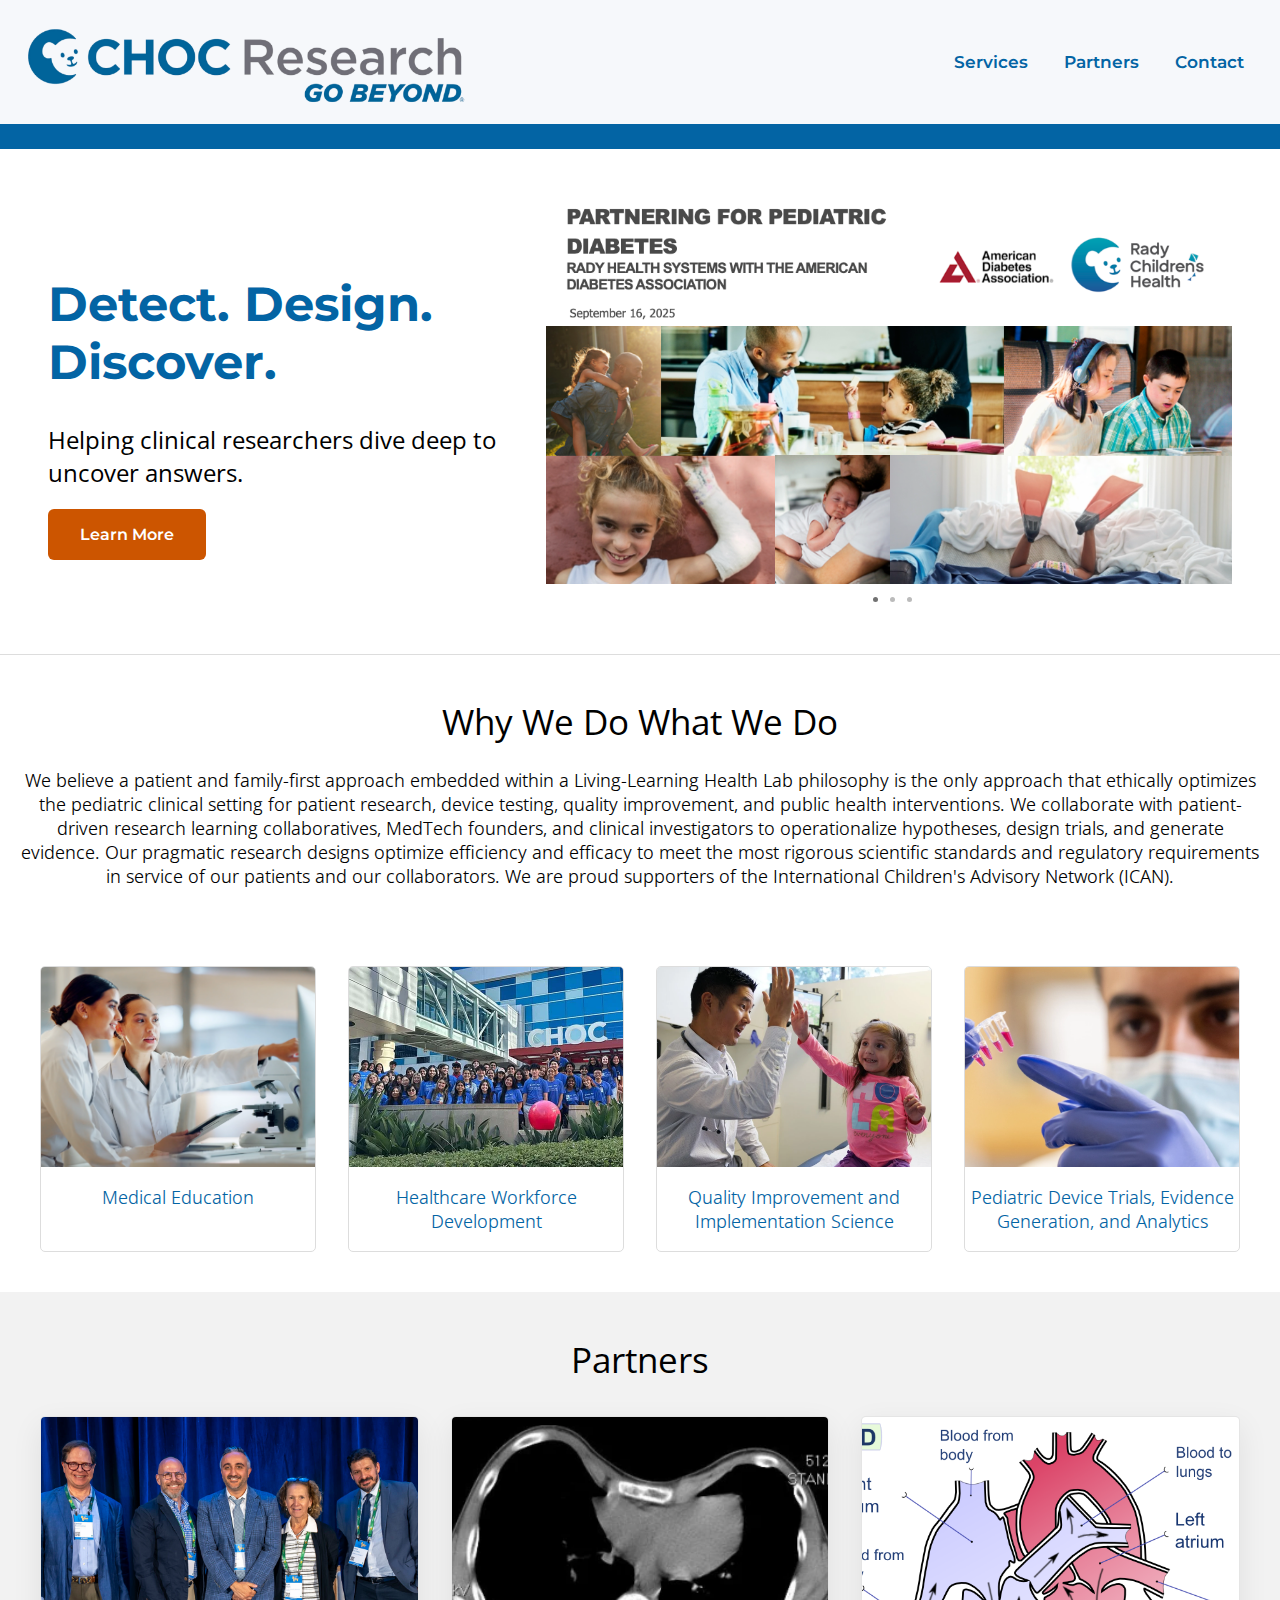
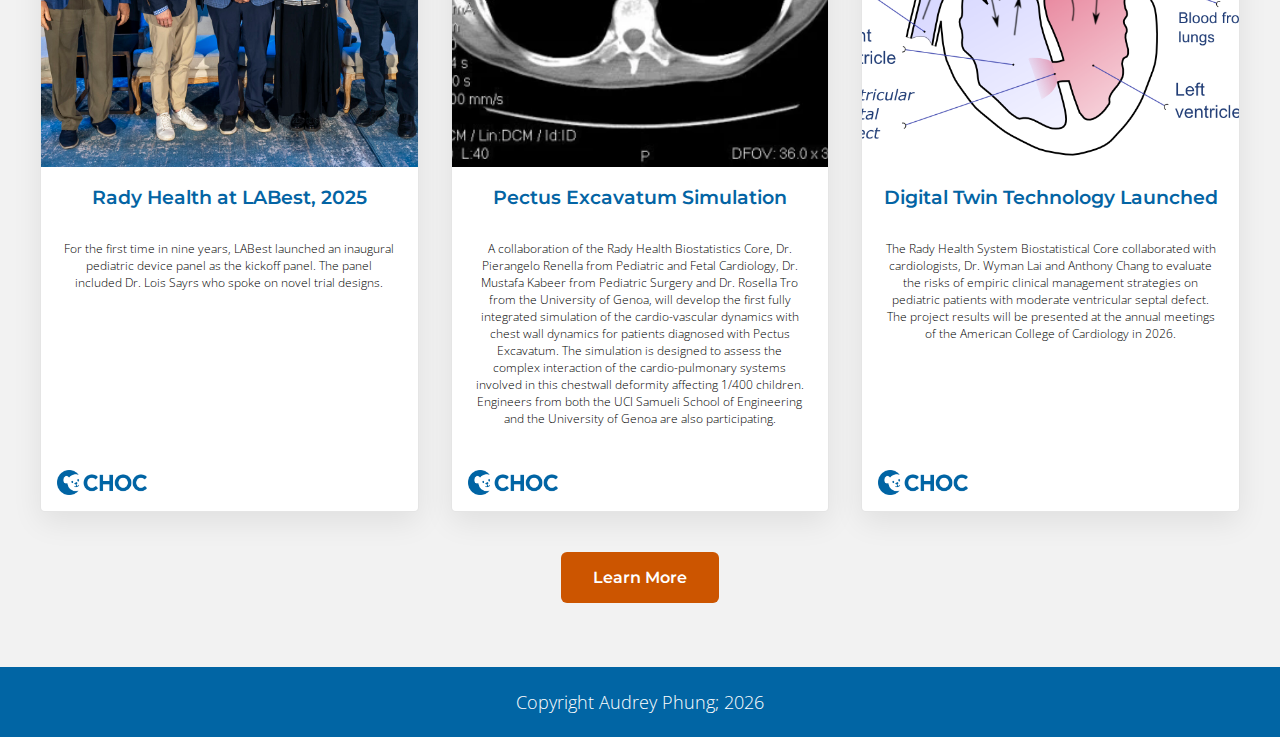
<file: index.html>
<!DOCTYPE html>
<html lang="en">

<head>
  <meta charset="utf-8">
  <meta name="viewport" content="width=device-width, initial-scale=1.0"/>
  <link rel="preconnect" href="https://fonts.googleapis.com">
  <link rel="preconnect" href="https://fonts.gstatic.com" crossorigin>
  <link href="https://fonts.googleapis.com/css2?family=Montserrat:ital,wght@0,100..900;1,100..900&family=Open+Sans:ital,wght@0,300..800;1,300..800&display=swap" rel="stylesheet">
  <link rel="stylesheet" href="style.css">
  <link rel="icon" type="image/x-icon" href="assets/favicon.png">
</head>

<body>
    <header class="topnav">
        <div class="nav-left">
            <img src="assets/CHOC-logo.png" alt="CHOC research logo" class="logo"/>
        </div>
        <nav class="nav-right">
            <a href="services.html">Services</a>
            <a href="partners.html">Partners</a>
            <a href="contact.html">Contact</a>
        </nav>
    </header>

    <div class="hero">
        <div class="hero-content">
            <h1>Detect. Design. Discover.</h1>
            <h2>Helping clinical researchers dive deep to <br> uncover answers.</h2>
            <button onclick="window.location.href = 'services.html'" type="button" id="learn-more-button">Learn More</button>
        </div>
    
        <div class="hero-media">
            <div class="headerSlides fade">
                <img src="assets/slide1.png" style="height:80%;width:100%">
            </div>

            <div class="headerSlides fade">
                <img src="assets/slide2.png" style="height:80%; width:100%">
            </div>

            <div class="headerSlides fade">
                <img src="assets/slide3.png" style="height:80%;width:100%">
            </div>

            <div style="text-align:center">
                <span class="dot"></span>
                <span class="dot"></span>
                <span class="dot"></span>
            </div>
        </div>
    </div>

    <div class="programs-container">
        <div class="mission-statement">
            <h1>Why We Do What We Do</h1>
            <p>We believe a patient and family-first approach embedded within a Living-Learning 
                Health Lab philosophy is the only approach that ethically optimizes the pediatric 
                clinical setting for patient research, device testing, quality improvement, and 
                public health interventions. We collaborate with patient-driven research learning 
                collaboratives, MedTech founders, and clinical investigators to operationalize 
                hypotheses, design trials, and generate evidence. Our pragmatic research designs 
                optimize efficiency and efficacy to meet the most rigorous scientific standards 
                and regulatory requirements in service of our patients and our collaborators. We 
                are proud supporters of the International Children's Advisory Network (ICAN).
            </p>
        </div>

        <div class="programs-cards">
            
            <a href="medical-education.html">
                <div class="cards">
                    <img src="assets/medical-education.png" alt="Program 1 Image" class="lightbox">
                    <h3>Medical Education</h3>
                </div>
            </a>
            
            <a href="workforce-dev.html">
                <div class="cards">
                    <img src="assets/workforce.png" alt="Program 2 Image" class="lightbox">
                    <h3>Healthcare Workforce Development</h3>
                </div>
            </a>

            <a href="implementation.html">
                <div class="cards">
                    <img src="assets/implementation-science.png" alt="Program 3 Image" class="lightbox">
                    <h3>Quality Improvement and Implementation Science</h3>
                </div>
            </a>

            <a href="device-trials.html">
                <div class="cards">
                    <img src="assets/device-trials.png" alt="Program 4 Image" class="lightbox">
                    <h3>Pediatric Device Trials, Evidence Generation, and Analytics</h3>
                </div>
            </a>
        </div>
    </div>

    <div class="partners-container">
        <div class="partners-title">
            <h1>Partners</h1>
        </div>

        <div class="partners-cards">
            <div class="partners-card">
                <img src="assets/LABest.png" alt="Parter 1 Image">
                <h3>Rady Health at LABest, 2025</h3>
                <p>
                    For the first time in nine years, LABest launched an inaugural pediatric device 
                    panel as the kickoff panel. The panel included Dr. Lois Sayrs who spoke on novel 
                    trial designs.
                </p>
                <img src="assets/CHOC-logo2.png" alt="CHOC Logo" class="choc-logo">
                
            </div>

            <div class="partners-card">
                <img src="assets/pectus-simulation.png" alt="Parter 2 Image">
                <h3>Pectus Excavatum Simulation</h3>
                <p>
                    A collaboration of the Rady Health Biostatistics Core, Dr. Pierangelo Renella from 
                    Pediatric and Fetal Cardiology, Dr. Mustafa Kabeer from Pediatric Surgery and
                    Dr. Rosella Tro from the University of Genoa, will develop the first fully 
                    integrated simulation of the cardio-vascular dynamics with chest wall dynamics for 
                    patients diagnosed with Pectus Excavatum. The simulation is designed to assess the 
                    complex interaction of the cardio-pulmonary systems involved in this chestwall 
                    deformity affecting 1/400 children. Engineers from both the UCI Samueli School of 
                    Engineering and the University of Genoa are also participating.
                </p>
                <img src="assets/CHOC-logo2.png" alt="CHOC Logo" class="choc-logo">
            </div>

            <div class="partners-card">
                <img src="assets/digital-twin.png" alt="Parter 3 Image">
                <h3>Digital Twin Technology Launched</h3>
                <p>
                    The Rady Health System Biostatistical Core collaborated with cardiologists, 
                    Dr. Wyman Lai and Anthony Chang to evaluate the risks of empiric clinical management 
                    strategies on pediatric patients with moderate ventricular septal defect. The project
                    results will be presented at the annual meetings of the American College of Cardiology 
                    in 2026.
                </p>
                <img src="assets/CHOC-logo2.png" alt="CHOC Logo" class="choc-logo">
            </div>
        </div>

        <div class="button-container">
            <button onclick="window.location.href = 'partners.html'" type="button" id="learn-more-button">Learn More</button>
        </div>
    </div>
    <script src="script.js"></script>
</body>

<footer>
    <p>Copyright Audrey Phung; 2026</p>
</footer>

</html>
</file>
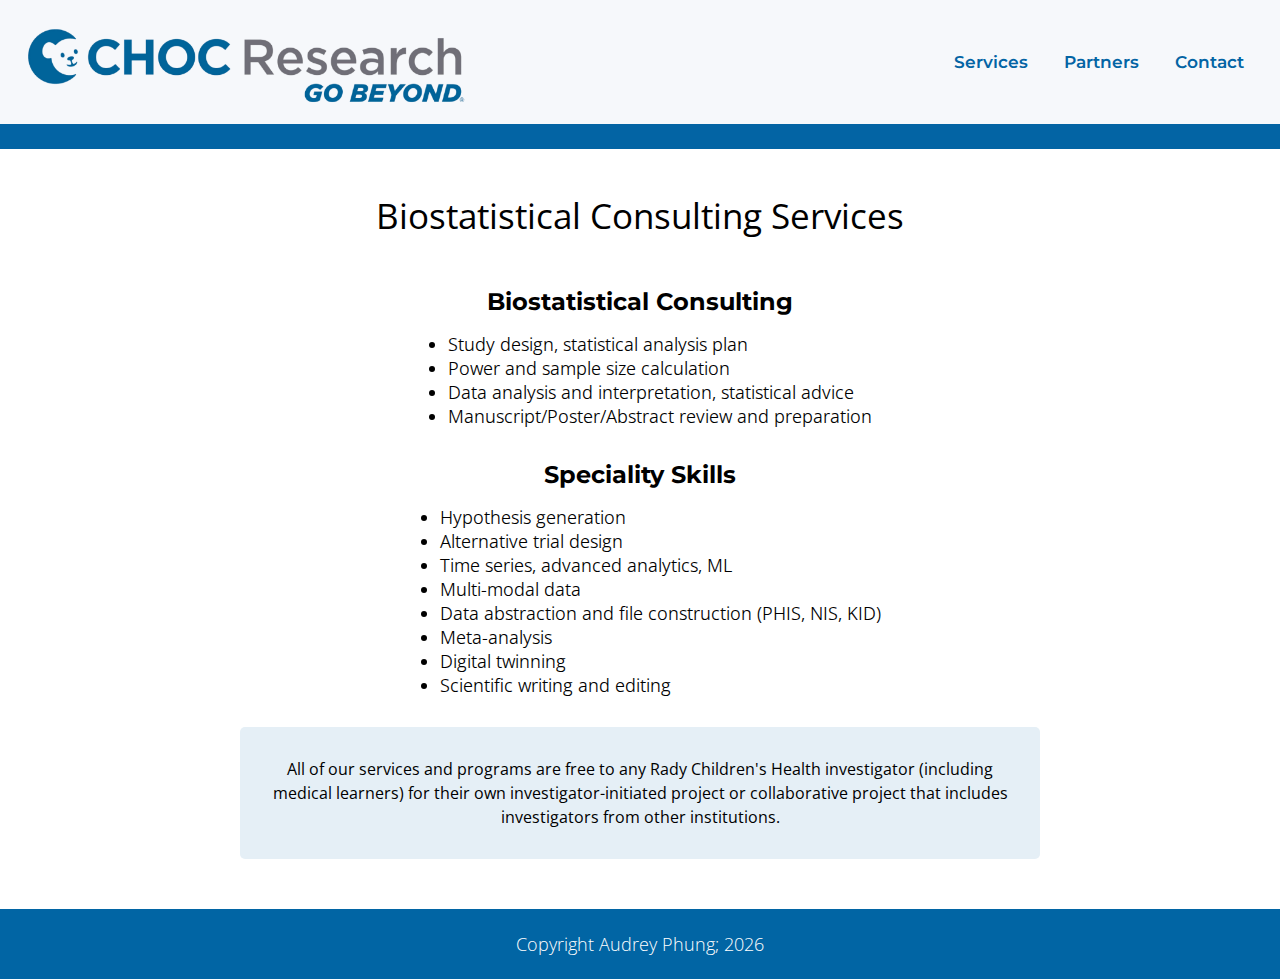
<file: services.html>
<!DOCTYPE html>
<html lang="en">

<head>
  <meta charset="utf-8">
  <meta name="viewport" content="width=device-width, initial-scale=1.0"/>
  <link rel="preconnect" href="https://fonts.googleapis.com">
  <link rel="preconnect" href="https://fonts.gstatic.com" crossorigin>
  <link href="https://fonts.googleapis.com/css2?family=Montserrat:ital,wght@0,100..900;1,100..900&family=Open+Sans:ital,wght@0,300..800;1,300..800&display=swap" rel="stylesheet">
  <link rel="stylesheet" href="style.css">
  <link rel="stylesheet" href="services.css">
  <link rel="icon" type="image/x-icon" href="assets/favicon.png">
</head>

<body>
    <header class="topnav">
        <a href="index.html">
            <div class="nav-left">
                <img src="assets/CHOC-logo.png" alt="CHOC research logo" class="logo"/>
            </div>
        </a>
        <nav class="nav-right">
            <a href="services.html">Services</a>
            <a href="partners.html">Partners</a>
            <a href="contact.html">Contact</a>
        </nav>
    </header>

    <div class="biostatistics-container">
        <div class="biostatistics-title">
            <h1>Biostatistical Consulting Services</h1>
        </div>  

        <div class="biostatistics-content">
            <h2>Biostatistical Consulting</h2>
            <ul>
                <li>Study design, statistical analysis plan</li>
                <li>Power and sample size calculation</li>
                <li>Data analysis and interpretation, statistical advice</li>
                <li>Manuscript/Poster/Abstract review and preparation</li>
            </ul>
            <h2>Speciality Skills</h2>
            <ul>
                <li>Hypothesis generation</li>
                <li>Alternative trial design</li>
                <li>Time series, advanced analytics, ML</li>
                <li> Multi-modal data</li>
                <li>Data abstraction and file construction (PHIS, NIS, KID)</li>
                <li>Meta-analysis</li>
                <li>Digital twinning</li>
                <li>Scientific writing and editing</li>
            </ul>
        </div>

        <div class="disclaimer">
            <p>
                All of our services and programs are free to any Rady Children's Health 
                investigator (including medical learners) for their own 
                investigator-initiated project or collaborative project that includes 
                investigators from other institutions.
            </p>
        </div>

    </div>
</body>
<footer>
    <p>Copyright Audrey Phung; 2026</p>
</footer>
</html>
</file>
<file: style.css>
body {
  background-color: #ffffff;
  margin: 0;
}

.topnav 
{
  display: flex;
  justify-content: space-between;
  align-items: center;
  background-color: #f6f8fb;
  padding: 10px 20px;
  font-family: 'Montserrat', sans-serif;
  font-weight: 600;
  position: sticky;
  top: 0;
  z-index: 1000;
  border-bottom: 25px solid #0364a4;
}


.logo {
  height: 100px;
  width: auto;
}

.nav-right a {
  color: #0364a4;
  text-align: center;
  padding: 14px 16px;
  text-decoration: none;
  font-size: 17px;
  border-radius: 5px;
}

.nav-right a:hover {
  background-color: #ddd;
  color: #0364a4;
  transition: background-color 0.5s ease, color 0.5s ease;
}

* {box-sizing:border-box}

.hero {
  display: flex;
  align-items: center;
  justify-content: space-between;
  gap: 48px;
  padding: 48px;
  border-bottom: 1px solid #ddd;
}

.hero-media {
  
  position: right;
  margin-left: auto;
}

.headerSlides {
  display: none;
}

.dot {
  cursor: pointer;
  height: 5px;
  width: 5px;
  margin-left: 8px;
  background-color: #bbb;
  border-radius: 50%;
  display: inline-block;
  transition: background-color 0.6s ease;
}

.active, .dot:hover {
  background-color: #717171;
}

.fade {
  animation-name: fade;
  animation-duration: 1.5s;
}

@keyframes fade {
  from {opacity: .4}
  to {opacity: 1}
}

.hero-content {
  align-self: flex;
}

.hero-content h1{
  font-family: 'Montserrat', sans-serif;
  font-size: 48px;
  color: #0364a4;
}

.hero-content h2{
  font-family: 'Open Sans', sans-serif;
  font-weight: 400;
}

.hero-content button {
  font-family: 'Montserrat', sans-serif;
  font-size: 1rem;
  font-weight: 600;

  padding: 16px 32px;
  background-color: #CC5500;
  color: #ffffff;

  border: none;
  border-radius: 6px;
  cursor: pointer;

  transition: background-color 0.3s ease, transform 0.2s ease, box-shadow 0.2s ease;
}

.mission-statement {
  text-align: center;
  padding: 20px;
}

.mission-statement h1 {
  font-family: 'Open Sans', sans-serif;
  font-weight: 400;
  font-size: 35px;
}

.mission-statement p {
  font-family: 'Open Sans', sans-serif;
  font-weight: 350;
  font-size: 18px;
}

.programs-cards {
  display: grid;
  grid-template-columns: repeat(4, 1fr);
  gap: 32px;
  padding: 40px;
}

.cards {
  background-color: #ffffff;
  border-radius: 5px;
  overflow: hidden; 
  border: 1px solid #ddd;
  position: relative;   
  height: 100%;
}

.cards img {
  width: 100%; 
  height: 200px; 
  object-fit: cover; 
  display: block;
}

.cards h3 {
  font-family: 'Open Sans', sans-serif;
  font-weight: 350;
  font-size: 18px;
  text-align: center;
  color: #0364a4;
}

.cards::after {
  content: "";
  position: absolute;
  inset: 0;
  background: rgba(255, 255, 255, 0.45);
  opacity: 0;
  transition: opacity 0.25s ease;
  border-radius: 6px; 
}

.cards:hover::after {
  opacity: 1;
}

.partners-container{
  background-color: #f2f2f2;
}

.partners-cards { 
  display: grid; 
  grid-template-columns: repeat(3, minmax(250px,1fr)); 
  gap: 32px; 
  padding: 40px; 
}

.partners-card { 
  background: #fff; 
  border: 1px solid rgba(0,0,0,0.10); 
  border-radius: 5px; 
  overflow: hidden; 
  box-shadow: 0 10px 30px rgba(0,0,0,0.08); 
  display: flex;
  flex-direction: column;
  position: relative;
  padding-bottom: clamp(48px, 6vw, 72px);
}

.partners-card > img:first-of-type { 
  width: 100%; 
  height: 350px; 
  object-fit: cover; 
  display: block; 
}

.partners-title {
  text-align: center;
  padding: 20px;
  margin-bottom: -50px;
}

.partners-title h1 {
  font-family: 'Open Sans', sans-serif;
  font-weight: 400;
  font-size: 35px;
}

.partners-card h3 {
  font-family: 'Montserrat', sans-serif;
  color: #0364a4;
  font-weight: 600;
  text-align: center;
}

.partners-card p {
  font-family: 'Open Sans', sans-serif;
  font-weight: 300;
  font-size: 12px;
  text-align: center;
  padding-inline: clamp(12px, 2vw, 22px);
}

.choc-logo {
  position: absolute;
  bottom: clamp(10px, 1.5vw, 16px);
  left: clamp(10px, 1.5vw, 16px);
  max-width: clamp(60px, 8vw, 90px);
  max-height: clamp(20px, 3vw, 28px);
  width: auto;
  height: auto;
  object-fit: contain;
}

a {
  text-decoration: none;
}

.button-container {
  text-align: center;
  padding-bottom: clamp(24px, 5vw, 80px);
}

.button-container button {
  font-family: 'Montserrat', sans-serif;
  font-size: 1rem;
  font-weight: 600;

  padding: 16px 32px;
  background-color: #CC5500;
  color: #ffffff;

  border: none;
  border-radius: 6px;
  cursor: pointer;

  transition: background-color 0.3s ease, transform 0.2s ease, box-shadow 0.2s ease;
}

footer {
  text-align: center;
  padding: 5px;
  background-color: #0165a4;
  color: white;
  font-family: 'Open Sans', sans-serif;
  font-weight: 300;
  font-size: 18px;
}
</file>
<file: services.css>
.biostatistics-container {
    text-align: center;
    padding: 20px;
}

.biostatistics-title h1 {
    font-family: 'Open Sans', sans-serif;
    font-weight: 400;
    font-size: 35px;
    margin-bottom: clamp(16px, 4vw, 48px);
}

.biostatistics-content h2 {
    font-family: 'Montserrat', sans-serif;
    color: #000000;
    margin: 0;
    margin-top: clamp(16px, 3vw, 32px);
    margin-bottom: clamp(8px, 1.5vw, 16px);
}

.biostatistics-content ul {
    font-family: 'Open Sans', sans-serif;
    font-weight: 350;
    font-size: 18px;
    display: inline-block;      
    text-align: left;  
    margin: 0;     
}

.disclaimer {
    text-align: center;
    padding: 30px;
}

.disclaimer p{
    font-family: 'Open Sans', sans-serif;
    background-color: #e5eff6;
    padding: 30px;
    border-radius: 5px;
    max-width: 800px;
    line-height: 1.5;
    margin: 0 auto;
}
</file>
